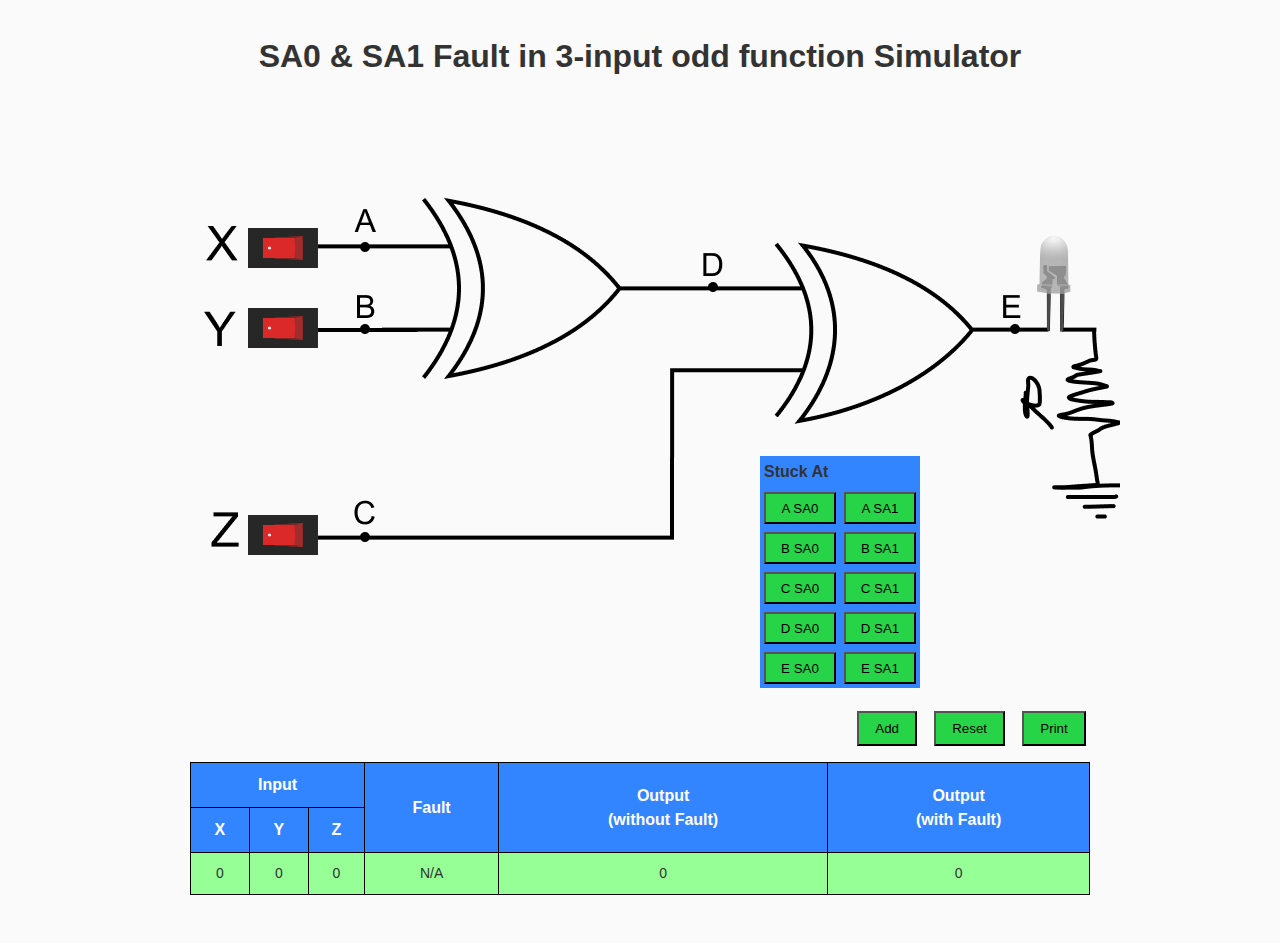
<file: simulation/index.html>
<!DOCTYPE html>
<html lang="en">

<head>
    <meta charset="UTF-8">
    <meta http-equiv="X-UA-Compatible" content="IE=edge">
    <meta name="viewport" content="width=device-width, initial-scale=1.0">
    <link rel="stylesheet" href="./css/style.css">
    <link rel="stylesheet" href="./css/table.css">
    <title>Simulator</title>
</head>

<body>
    <div class="simulator-main container">
        <h2 style="text-align: center; font-weight: bold; font-size: 32px; margin-top: 2rem;">SA0 & SA1 Fault in 3-input
            odd function
            Simulator</h2>
        <div class="circuit-main container">
            <img src="./images/circuit.png" alt="">
            <!-- switch A -->
            <img id="switchA" class="switch" data-value="0" src="./images/switchoff.png" onclick="turnSwitch(this) "
                alt="Switch A" />
            <!-- switch B -->
            <img id="switchB" class="switch" data-value="0" src="./images/switchoff.png" onclick="turnSwitch(this)"
                alt="Switch B" />
            <!-- switch C -->
            <img id="switchC" class="switch" data-value="0" src="./images/switchoff.png" onclick="turnSwitch(this)"
                alt="Switch C" />
            <!-- Bulb -->
            <img class="bulb" src="./images/offg.png" alt="Output Bulb">
            <!-- Stuck At Selector -->
            <div class="stuck-at-selector">
                <h4>Stuck At</h4><span></span>
                <button class="stuck-at-button" data-value="1" onclick="whereStuckAt(this)">
                    A SA0
                </button>
                <button class="stuck-at-button" data-value="2" onclick="whereStuckAt(this)">
                    A SA1
                </button>
                <button class="stuck-at-button" data-value="3" onclick="whereStuckAt(this)">
                    B SA0
                </button>
                <button class="stuck-at-button" data-value="4" onclick="whereStuckAt(this)">
                    B SA1
                </button>
                <button class="stuck-at-button" data-value="5" onclick="whereStuckAt(this)">
                    C SA0
                </button>
                <button class="stuck-at-button" data-value="6" onclick="whereStuckAt(this)">
                    C SA1
                </button>
                <button class="stuck-at-button" data-value="7" onclick="whereStuckAt(this)">
                    D SA0
                </button>
                <button class="stuck-at-button" data-value="8" onclick="whereStuckAt(this)">
                    D SA1
                </button>
                <button class="stuck-at-button" data-value="9" onclick="whereStuckAt(this)">
                    E SA0
                </button>
                <button class="stuck-at-button" data-value="10" onclick="whereStuckAt(this)">
                    E SA1
                </button>
            </div>
            <!-- stuck at labels -->
            <span class="st-lables" id="1" style="left: 190px;
            top: 170px;">SA0</span>
            <span class="st-lables" id="2" style="left: 190px;
            top: 170px;">SA1</span>
            <span class="st-lables" id="3" style="left: 190px;
            top: 252px;">SA0</span>
            <span class="st-lables" id="4" style="left: 190px;
            top: 252px;">SA1</span>
            <span class="st-lables" id="5" style="left: 190px;
            top: 460px;">SA0</span>
            <span class="st-lables" id="6" style="left: 190px;
            top: 460px;">SA1</span>
            <span class="st-lables" id="7" style="left: 540px;
            top: 210px;">SA0</span>
            <span class="st-lables" id="8" style="left: 540px;
            top: 210px;">SA1</span>
            <span class="st-lables" id="9" style="right: 90px;
            top: 254px;">SA0</span>
            <span class="st-lables" id="10" style="right: 90px;
            top: 254px;">SA1</span>
        </div>
        <div
            style="margin-top: 3rem; margin-right: 10rem; width: 20%; margin-left: auto; display: flex; justify-content: flex-end;">
            <button onclick="addResult()" class="add-button"
                style="padding: 0.5rem 1rem; background-color: #27d447; margin: auto;">
                Add
            </button>
            <button onclick="window.location.reload();" class="add-button"
                style="padding: 0.5rem 1rem; background-color: #27d447; margin: auto;">
                Reset
            </button>
            <button onclick="window.print()" class="add-button"
                style="padding: 0.5rem 1rem; background-color: #27d447; margin: auto;">
                Print
            </button>
        </div>
        <div class="simulator-table container"
            style="width: 900px; margin-bottom: 3rem; display: flex; flex-direction: column; justify-content: center; ">


            <table class="tg">
                <thead>
                    <tr>
                        <th class="tg-b7zx" colspan="3">Input</th>
                        <th class="tg-ogub" rowspan="2">Fault</th>
                        <th class="tg-ogub" rowspan="2">Output <br>(without Fault)</th>
                        <th class="tg-ogub" rowspan="2">Output <br>(with Fault)</th>
                    </tr>
                    <tr>
                        <th class="tg-b7zx">X</th>
                        <th class="tg-b7zx">Y</th>
                        <th class="tg-b7zx">Z</th>
                    </tr>
                </thead>
                <tbody id="insert-here">
                    <tr style="background-color: #96ff96;">
                        <td class="tg-nrix">0</td>
                        <td class="tg-nrix">0</td>
                        <td class="tg-nrix">0</td>
                        <td class="tg-nrix">N/A</td>
                        <td class="tg-nrix">0</td>
                        <td class="tg-nrix">0</td>
                    </tr>
                </tbody>
            </table>


        </div>
    </div>
<script src="../assets/js/iframeResize.js"></script></body>
<script src="./js/simulation.js"></script>

</html>
</file>
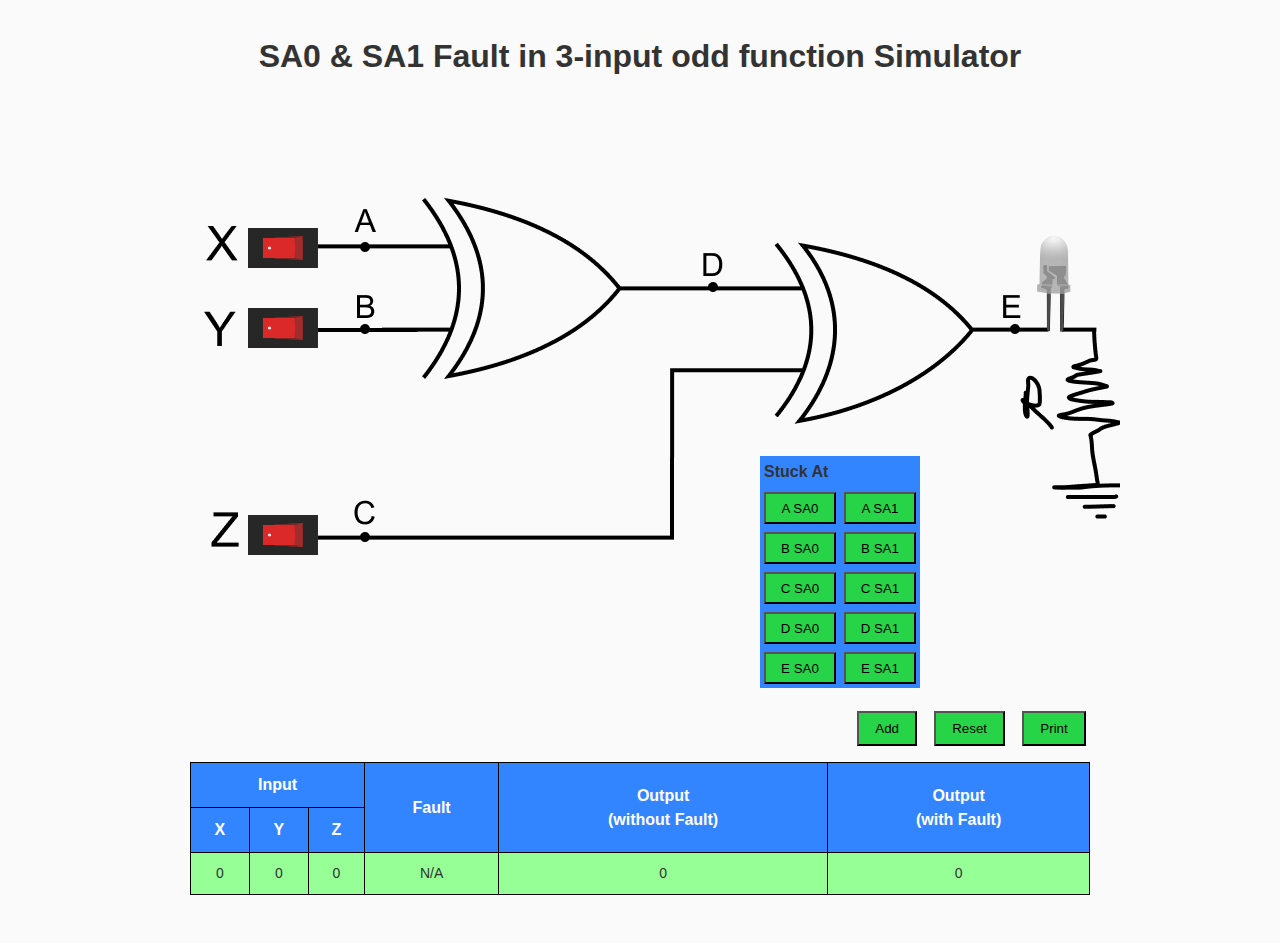
<file: experiment/simulation/index.html>
<!DOCTYPE html>
<html lang="en">

<head>
    <meta charset="UTF-8">
    <meta http-equiv="X-UA-Compatible" content="IE=edge">
    <meta name="viewport" content="width=device-width, initial-scale=1.0">
    <link rel="stylesheet" href="./css/style.css">
    <link rel="stylesheet" href="./css/table.css">
    <title>Simulator</title>
</head>

<body>
    <div class="simulator-main container">
        <h2 style="text-align: center; font-weight: bold; font-size: 32px; margin-top: 2rem;">SA0 & SA1 Fault in 3-input
            odd function
            Simulator</h2>
        <div class="circuit-main container">
            <img src="./images/circuit.png" alt="">
            <!-- switch A -->
            <img id="switchA" class="switch" data-value="0" src="./images/switchoff.png" onclick="turnSwitch(this) "
                alt="Switch A" />
            <!-- switch B -->
            <img id="switchB" class="switch" data-value="0" src="./images/switchoff.png" onclick="turnSwitch(this)"
                alt="Switch B" />
            <!-- switch C -->
            <img id="switchC" class="switch" data-value="0" src="./images/switchoff.png" onclick="turnSwitch(this)"
                alt="Switch C" />
            <!-- Bulb -->
            <img class="bulb" src="./images/offg.png" alt="Output Bulb">
            <!-- Stuck At Selector -->
            <div class="stuck-at-selector">
                <h4>Stuck At</h4><span></span>
                <button class="stuck-at-button" data-value="1" onclick="whereStuckAt(this)">
                    A SA0
                </button>
                <button class="stuck-at-button" data-value="2" onclick="whereStuckAt(this)">
                    A SA1
                </button>
                <button class="stuck-at-button" data-value="3" onclick="whereStuckAt(this)">
                    B SA0
                </button>
                <button class="stuck-at-button" data-value="4" onclick="whereStuckAt(this)">
                    B SA1
                </button>
                <button class="stuck-at-button" data-value="5" onclick="whereStuckAt(this)">
                    C SA0
                </button>
                <button class="stuck-at-button" data-value="6" onclick="whereStuckAt(this)">
                    C SA1
                </button>
                <button class="stuck-at-button" data-value="7" onclick="whereStuckAt(this)">
                    D SA0
                </button>
                <button class="stuck-at-button" data-value="8" onclick="whereStuckAt(this)">
                    D SA1
                </button>
                <button class="stuck-at-button" data-value="9" onclick="whereStuckAt(this)">
                    E SA0
                </button>
                <button class="stuck-at-button" data-value="10" onclick="whereStuckAt(this)">
                    E SA1
                </button>
            </div>
            <!-- stuck at labels -->
            <span class="st-lables" id="1" style="left: 190px;
            top: 170px;">SA0</span>
            <span class="st-lables" id="2" style="left: 190px;
            top: 170px;">SA1</span>
            <span class="st-lables" id="3" style="left: 190px;
            top: 252px;">SA0</span>
            <span class="st-lables" id="4" style="left: 190px;
            top: 252px;">SA1</span>
            <span class="st-lables" id="5" style="left: 190px;
            top: 460px;">SA0</span>
            <span class="st-lables" id="6" style="left: 190px;
            top: 460px;">SA1</span>
            <span class="st-lables" id="7" style="left: 540px;
            top: 210px;">SA0</span>
            <span class="st-lables" id="8" style="left: 540px;
            top: 210px;">SA1</span>
            <span class="st-lables" id="9" style="right: 90px;
            top: 254px;">SA0</span>
            <span class="st-lables" id="10" style="right: 90px;
            top: 254px;">SA1</span>
        </div>
        <div
            style="margin-top: 3rem; margin-right: 10rem; width: 20%; margin-left: auto; display: flex; justify-content: flex-end;">
            <button onclick="addResult()" class="add-button"
                style="padding: 0.5rem 1rem; background-color: #27d447; margin: auto;">
                Add
            </button>
            <button onclick="window.location.reload();" class="add-button"
                style="padding: 0.5rem 1rem; background-color: #27d447; margin: auto;">
                Reset
            </button>
            <button onclick="window.print()" class="add-button"
                style="padding: 0.5rem 1rem; background-color: #27d447; margin: auto;">
                Print
            </button>
        </div>
        <div class="simulator-table container"
            style="width: 900px; margin-bottom: 3rem; display: flex; flex-direction: column; justify-content: center; ">


            <table class="tg">
                <thead>
                    <tr>
                        <th class="tg-b7zx" colspan="3">Input</th>
                        <th class="tg-ogub" rowspan="2">Fault</th>
                        <th class="tg-ogub" rowspan="2">Output <br>(without Fault)</th>
                        <th class="tg-ogub" rowspan="2">Output <br>(with Fault)</th>
                    </tr>
                    <tr>
                        <th class="tg-b7zx">X</th>
                        <th class="tg-b7zx">Y</th>
                        <th class="tg-b7zx">Z</th>
                    </tr>
                </thead>
                <tbody id="insert-here">
                    <tr style="background-color: #96ff96;">
                        <td class="tg-nrix">0</td>
                        <td class="tg-nrix">0</td>
                        <td class="tg-nrix">0</td>
                        <td class="tg-nrix">N/A</td>
                        <td class="tg-nrix">0</td>
                        <td class="tg-nrix">0</td>
                    </tr>
                </tbody>
            </table>


        </div>
    </div>
</body>
<script src="./js/simulation.js"></script>

</html>
</file>
<file: simulation/css/style.css>
* {
  margin: 0;
  padding: 0;
  /* outline: 1px solid red; */
}

body {
  background: #fafafa;
  font-family: "Roboto", sans-serif;
  color: #333;
  line-height: 1.5;
}

a {
  text-decoration: none;
}

ul {
  list-style: none;
}

.container {
  width: 96%;
  margin: auto;
  max-width: 1440px;
}

.intro {
  display: flex;
  flex-direction: column;
  justify-content: center;
  align-items: center;
  margin-top: 50px;
}

.intro h1 {
  font-size: 2.5rem;
  font-weight: bold;
  margin-bottom: 20px;
}

.intro button {
  width: 200px;
  height: 50px;
  border: none;
  border-radius: 5px;
  background-color: #00bcd4;
  color: #fff;
  font-size: 1.2rem;
  font-weight: bold;
  cursor: pointer;
  margin: 1rem;
}

.members {
  max-width: 420px;
  width: 92%;
  margin: 2rem auto;
}

.members-list {
  display: grid;
  grid-template-columns: repeat(auto-fit, minmax(160px, 1fr));
  grid-gap: 1rem;
  margin-top: 16px;
}

.member {
  display: flex;
  flex-direction: column;
  justify-content: center;
  align-items: center;
  padding: 1rem;
  border-radius: 5px;
  background-color: rgb(202, 245, 215);
}

.report-main {
  max-width: 900px;
  margin-top: 2rem;
}

.circuit-main {
  width: 960px;
  display: flex;
  position: relative;
  justify-content: center;
  align-items: center;
}

.switch {
  position: absolute;
  height: 40px;
  width: 70px;
}

#switchA {
  left: 88px;
  top: 148px;
}

#switchB {
  left: 88px;
  top: 228px;
}

#switchC {
  left: 88px;
  top: 435px;
}

.bulb {
  position: absolute;
  height: 120px;
  width: 100px;
  right: 18px;
  top: 144px;
  transform: rotate(-90deg);
}

.stuck-at-selector {
  position: absolute;
  display: grid;
  grid-template-columns: repeat(2, 72px);
  grid-auto-flow: row;
  grid-gap: 0.5rem;
  right: 200px;
  bottom: -25px;
  padding: 4px;
  background-color: #3385ff;
}

.stuck-at-button {
  display: flex;
  background-color: #27d447;
  justify-content: center;
  align-items: center;
  height: 32px;
  padding: 2px;
}

.st-lables {
  position: absolute;
  color: red;
  visibility: hidden;
}

.simulator-table table {
  width: 100%;
  border-collapse: collapse;
  border-spacing: 0;
  margin-top: 1rem;
  border-width: 1px;
}

figure {
  text-align: center;
}

.sim-button {
  width: 200px;
  height: 50px;
  border: none;
  border-radius: 5px;
  background-color: #0b9b38;
  color: #fff;
  font-size: 1.2rem;
  font-weight: bold;
  cursor: pointer;
  margin: 0 1rem;
}

#table-here {
  width: 100%;
  margin-top: 1rem;
  border-width: 1px;
  position: relative;
}

.tt-select {
  display: flex;
  padding: 1rem;
  justify-content: space-evenly;
  margin: auto;
  background-color: #3385ff;
  border: 1px solid black;
}

button:hover {
  cursor: pointer;
}
</file>
<file: simulation/css/table.css>
.tg {
  border-collapse: collapse;
  border-spacing: 0;
}

.tg td {
  border-color: black;
  border-style: solid;
  border-width: 1px;
  font-family: Arial, sans-serif;
  font-size: 14px;
  overflow: hidden;
  padding: 10px 5px;
  word-break: normal;
}

.tg th {
  border-color: black;
  border-style: solid;
  border-width: 1px;
  font-family: Arial, sans-serif;
  font-size: 14px;
  font-weight: normal;
  overflow: hidden;
  padding: 10px 5px;
  word-break: normal;
}

.tg .tg-b7zx {
  background-color: #3385ff;
  border-color: #000000;
  color: #ffffff;
  font-size: 16px;
  font-weight: bold;
  text-align: center;
  vertical-align: top;
}

.tg .tg-ogub {
  background-color: #3385ff;
  border-color: #000000;
  color: #ffffff;
  font-size: 16px;
  font-weight: bold;
  text-align: center;
  vertical-align: middle;
}

.tg .tg-nrix {
  text-align: center;
  vertical-align: middle;
}
</file>
<file: experiment/simulation/css/style.css>
* {
  margin: 0;
  padding: 0;
  /* outline: 1px solid red; */
}

body {
  background: #fafafa;
  font-family: "Roboto", sans-serif;
  color: #333;
  line-height: 1.5;
}

a {
  text-decoration: none;
}

ul {
  list-style: none;
}

.container {
  width: 96%;
  margin: auto;
  max-width: 1440px;
}

.intro {
  display: flex;
  flex-direction: column;
  justify-content: center;
  align-items: center;
  margin-top: 50px;
}

.intro h1 {
  font-size: 2.5rem;
  font-weight: bold;
  margin-bottom: 20px;
}

.intro button {
  width: 200px;
  height: 50px;
  border: none;
  border-radius: 5px;
  background-color: #00bcd4;
  color: #fff;
  font-size: 1.2rem;
  font-weight: bold;
  cursor: pointer;
  margin: 1rem;
}

.members {
  max-width: 420px;
  width: 92%;
  margin: 2rem auto;
}

.members-list {
  display: grid;
  grid-template-columns: repeat(auto-fit, minmax(160px, 1fr));
  grid-gap: 1rem;
  margin-top: 16px;
}

.member {
  display: flex;
  flex-direction: column;
  justify-content: center;
  align-items: center;
  padding: 1rem;
  border-radius: 5px;
  background-color: rgb(202, 245, 215);
}

.report-main {
  max-width: 900px;
  margin-top: 2rem;
}

.circuit-main {
  width: 960px;
  display: flex;
  position: relative;
  justify-content: center;
  align-items: center;
}

.switch {
  position: absolute;
  height: 40px;
  width: 70px;
}

#switchA {
  left: 88px;
  top: 148px;
}

#switchB {
  left: 88px;
  top: 228px;
}

#switchC {
  left: 88px;
  top: 435px;
}

.bulb {
  position: absolute;
  height: 120px;
  width: 100px;
  right: 18px;
  top: 144px;
  transform: rotate(-90deg);
}

.stuck-at-selector {
  position: absolute;
  display: grid;
  grid-template-columns: repeat(2, 72px);
  grid-auto-flow: row;
  grid-gap: 0.5rem;
  right: 200px;
  bottom: -25px;
  padding: 4px;
  background-color: #3385ff;
}

.stuck-at-button {
  display: flex;
  background-color: #27d447;
  justify-content: center;
  align-items: center;
  height: 32px;
  padding: 2px;
}

.st-lables {
  position: absolute;
  color: red;
  visibility: hidden;
}

.simulator-table table {
  width: 100%;
  border-collapse: collapse;
  border-spacing: 0;
  margin-top: 1rem;
  border-width: 1px;
}

figure {
  text-align: center;
}

.sim-button {
  width: 200px;
  height: 50px;
  border: none;
  border-radius: 5px;
  background-color: #0b9b38;
  color: #fff;
  font-size: 1.2rem;
  font-weight: bold;
  cursor: pointer;
  margin: 0 1rem;
}

#table-here {
  width: 100%;
  margin-top: 1rem;
  border-width: 1px;
  position: relative;
}

.tt-select {
  display: flex;
  padding: 1rem;
  justify-content: space-evenly;
  margin: auto;
  background-color: #3385ff;
  border: 1px solid black;
}

button:hover {
  cursor: pointer;
}
</file>
<file: experiment/simulation/css/table.css>
.tg {
  border-collapse: collapse;
  border-spacing: 0;
}

.tg td {
  border-color: black;
  border-style: solid;
  border-width: 1px;
  font-family: Arial, sans-serif;
  font-size: 14px;
  overflow: hidden;
  padding: 10px 5px;
  word-break: normal;
}

.tg th {
  border-color: black;
  border-style: solid;
  border-width: 1px;
  font-family: Arial, sans-serif;
  font-size: 14px;
  font-weight: normal;
  overflow: hidden;
  padding: 10px 5px;
  word-break: normal;
}

.tg .tg-b7zx {
  background-color: #3385ff;
  border-color: #000000;
  color: #ffffff;
  font-size: 16px;
  font-weight: bold;
  text-align: center;
  vertical-align: top;
}

.tg .tg-ogub {
  background-color: #3385ff;
  border-color: #000000;
  color: #ffffff;
  font-size: 16px;
  font-weight: bold;
  text-align: center;
  vertical-align: middle;
}

.tg .tg-nrix {
  text-align: center;
  vertical-align: middle;
}
</file>
